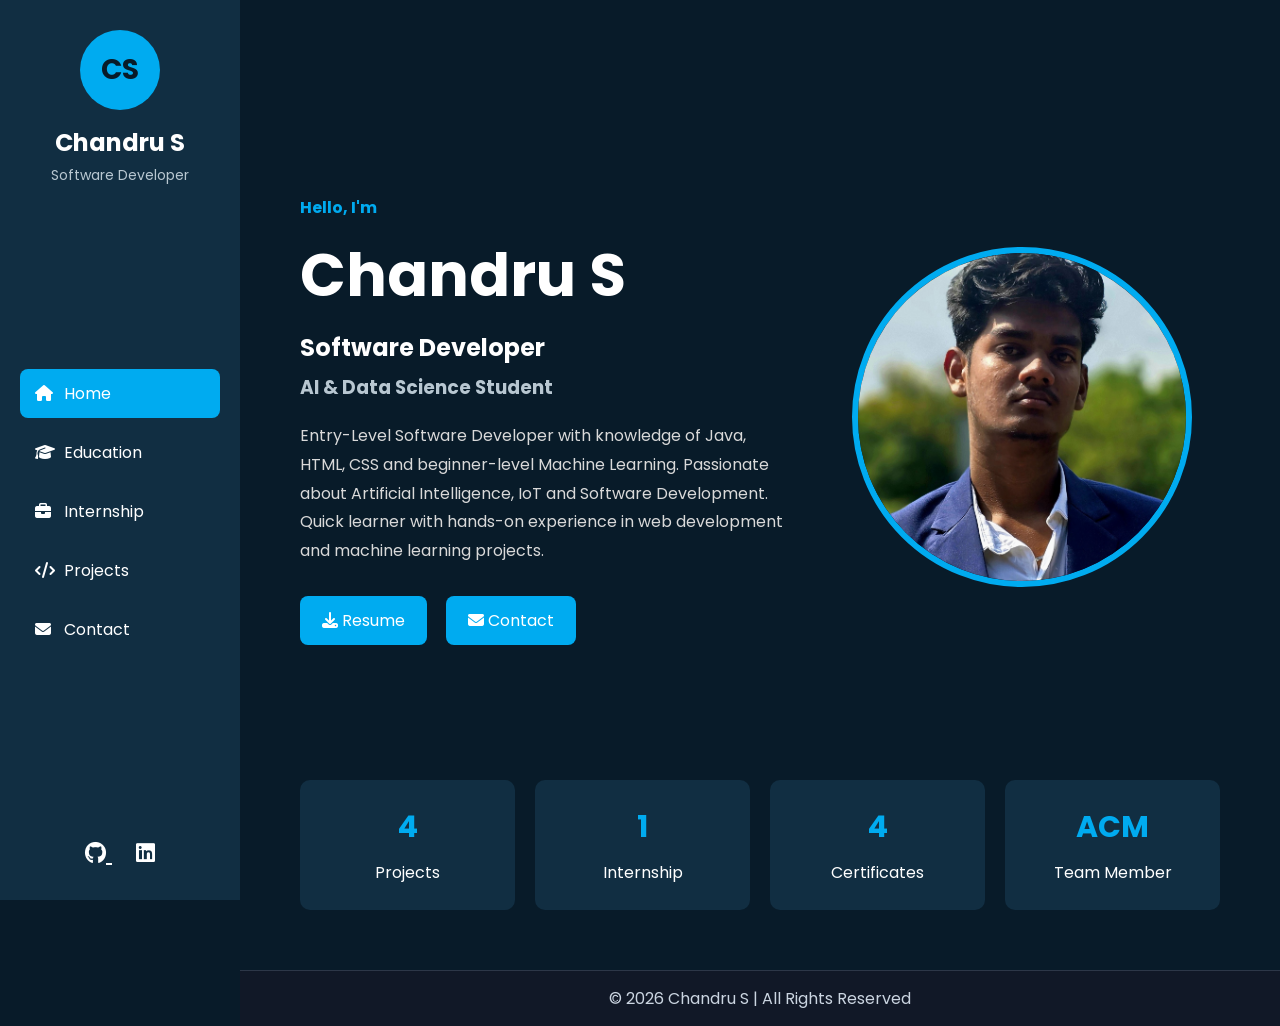
<file: portfolio/index.html>
<!DOCTYPE html>
<html lang="en">
<head>
    <meta charset="UTF-8">
    <meta name="viewport" content="width=device-width, initial-scale=1.0">
    <title>Chandru S | Portfolio</title>

    <!-- CSS -->
    <link rel="stylesheet" href="css/style.css">

    <!-- Font Awesome -->
    <link rel="stylesheet"
    href="https://cdnjs.cloudflare.com/ajax/libs/font-awesome/6.7.2/css/all.min.css">
</head>

<body>

    <!-- ================= SIDEBAR ================= -->

    <aside class="sidebar">

        <div class="logo">

            <div class="logo-circle">
                CS
            </div>

            <h2>Chandru S</h2>

            <p>Software Developer</p>

        </div>

        <nav>

            <a href="index.html" class="active">
                <i class="fa-solid fa-house"></i>
                Home
            </a>

            <a href="education.html">
                <i class="fa-solid fa-graduation-cap"></i>
                Education
            </a>

            <a href="internship.html">
                <i class="fa-solid fa-briefcase"></i>
                Internship
            </a>

            <a href="projects.html">
                <i class="fa-solid fa-code"></i>
                Projects
            </a>

            <a href="contact.html">
                <i class="fa-solid fa-envelope"></i>
                Contact
            </a>

        </nav>

        <div class="social">

            <a href="https://github.com/Chandrus2127" target="_blank">
                <i class="fa-brands fa-github"></i>
            </a>

            <a href="https://linkedin.com/in/chandru-s-5b5432376" target="_blank">
                <i class="fa-brands fa-linkedin"></i>
            </a>

        </div>

    </aside>

    <!-- ================= HOME ================= -->

    <main class="content">

        <section class="home">

            <div class="home-text">

                <h4>Hello, I'm</h4>

                <h1>Chandru S</h1>

                <h2>Software Developer</h2>

                <h3>AI & Data Science Student</h3>

                <p>

                    Entry-Level Software Developer with knowledge of Java,
                    HTML, CSS and beginner-level Machine Learning.
                    Passionate about Artificial Intelligence,
                    IoT and Software Development.
                    Quick learner with hands-on experience in web development
                    and machine learning projects.

                </p>

                <div class="buttons">

                    <a href="resume/chan.pdf" target="_blank">

                        <i class="fa-solid fa-download"></i>

                        Resume

                    </a>

                    <a href="contact.html">

                        <i class="fa-solid fa-envelope"></i>

                        Contact

                    </a>

                </div>

            </div>

            <div class="home-image">

                <img src="images/port.jpg" alt="Profile">

            </div>

        </section>

        <!-- ================= HIGHLIGHTS ================= -->

        <section class="cards">

            <div class="card">

                <h2>4</h2>

                <p>Projects</p>

            </div>

            <div class="card">

                <h2>1</h2>

                <p>Internship</p>

            </div>

            <div class="card">

                <h2>4</h2>

                <p>Certificates</p>

            </div>

            <div class="card">

                <h2>ACM</h2>

                <p>Team Member</p>

            </div>

        </section>

    </main>
<footer>
    <p>&copy; 2026 Chandru S | All Rights Reserved</p>
</footer>
</body>

</html>
</file>
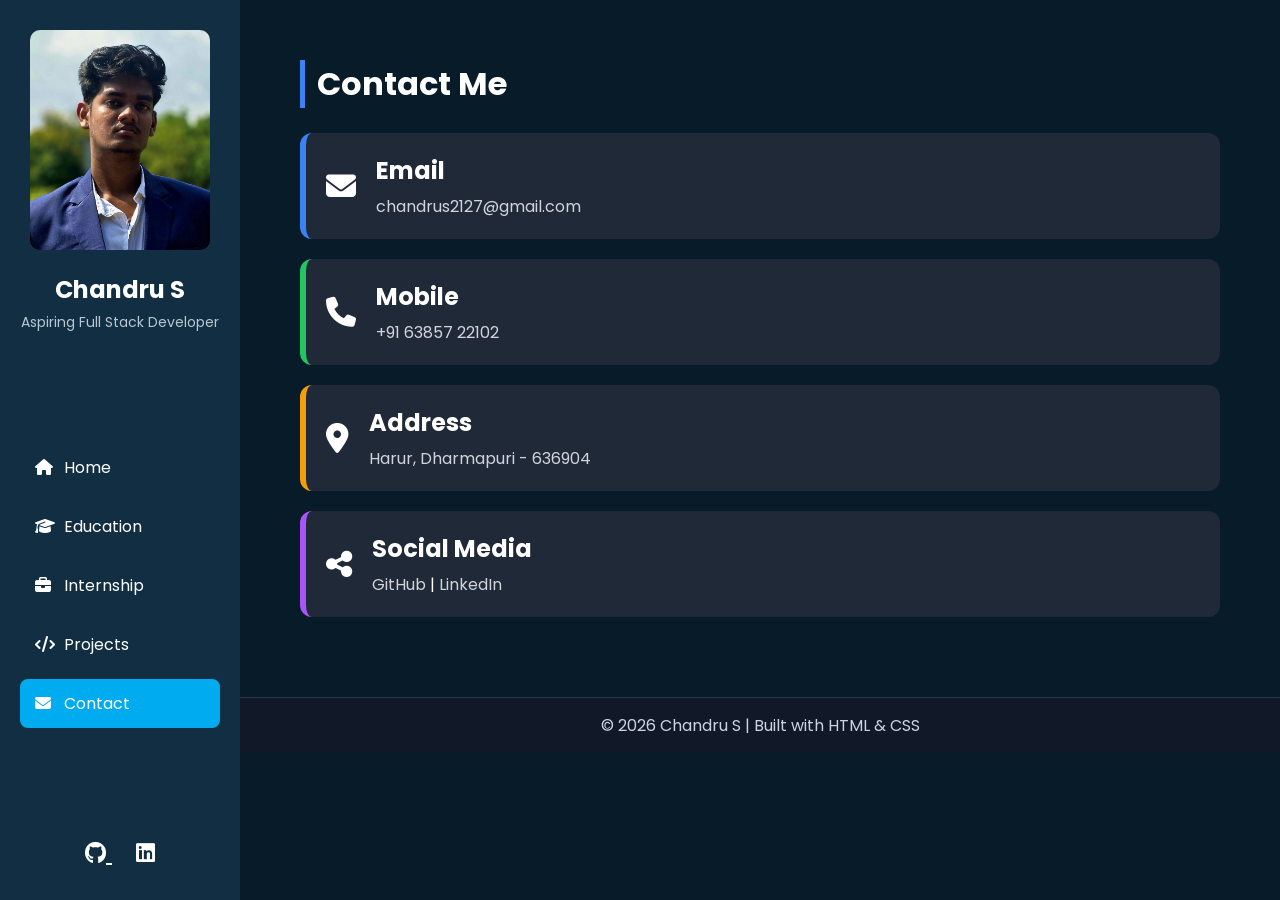
<file: portfolio/contact.html>
<!DOCTYPE html>
<html lang="en">
<head>
    <meta charset="UTF-8">
    <meta name="viewport" content="width=device-width, initial-scale=1.0">
    <title>Contact | Chandru S</title>

    <link rel="stylesheet" href="css/style.css">

    <link rel="stylesheet"
    href="https://cdnjs.cloudflare.com/ajax/libs/font-awesome/6.7.2/css/all.min.css">
</head>

<body>

<!-- Sidebar -->

<aside class="sidebar">

    <div class="logo">
<div class="page-photo">
    <img src="images/port.jpg" alt="Profile">
</div>        <h2>Chandru S</h2>
        <p>Aspiring Full Stack Developer</p>
    </div>

    <nav>

        <a href="index.html">
            <i class="fa-solid fa-house"></i> Home
        </a>

        <a href="education.html">
            <i class="fa-solid fa-graduation-cap"></i> Education
        </a>

        <a href="internship.html">
            <i class="fa-solid fa-briefcase"></i> Internship
        </a>

        <a href="projects.html">
            <i class="fa-solid fa-code"></i> Projects
        </a>

        <a href="contact.html" class="active">
            <i class="fa-solid fa-envelope"></i> Contact
        </a>

    </nav>

    <div class="social">

        <a href="https://github.com/Chandrus2127" target="_blank">
            <i class="fa-brands fa-github"></i>
        </a>

        <a href="https://linkedin.com/in/chandru-s-5b5432376" target="_blank">
            <i class="fa-brands fa-linkedin"></i>
        </a>

    </div>

</aside>

<!-- Content -->

<main class="content">

<h1 class="title">Contact Me</h1>

<div class="contact-card email">

    <i class="fa-solid fa-envelope"></i>

    <div>

        <h2>Email</h2>

        <a href="mailto:chandrus2127@gmail.com">
            chandrus2127@gmail.com
        </a>

    </div>

</div>

<div class="contact-card phone">

    <i class="fa-solid fa-phone"></i>

    <div>

        <h2>Mobile</h2>

        <a href="https://wa.me/916385722102" target="_blank">

            +91 63857 22102

        </a>

    </div>

</div>

<div class="contact-card location">

    <i class="fa-solid fa-location-dot"></i>

    <div>

        <h2>Address</h2>

        <a href="https://maps.google.com/?q=Harur,Dharmapuri,636904"
        target="_blank">

            Harur, Dharmapuri - 636904

        </a>

    </div>

</div>

<div class="contact-card social-card">

    <i class="fa-solid fa-share-nodes"></i>

    <div>

        <h2>Social Media</h2>

        <a href="https://github.com/Chandrus2127" target="_blank">

            GitHub

        </a>

        |

        <a href="https://linkedin.com/in/chandru-s-5b5432376" target="_blank">

            LinkedIn

        </a>

    </div>

</div>

</main>

<footer>

<p>

© 2026 <span>Chandru S</span> | Built with HTML & CSS

</p>

</footer>

</body>
</html>
</file>
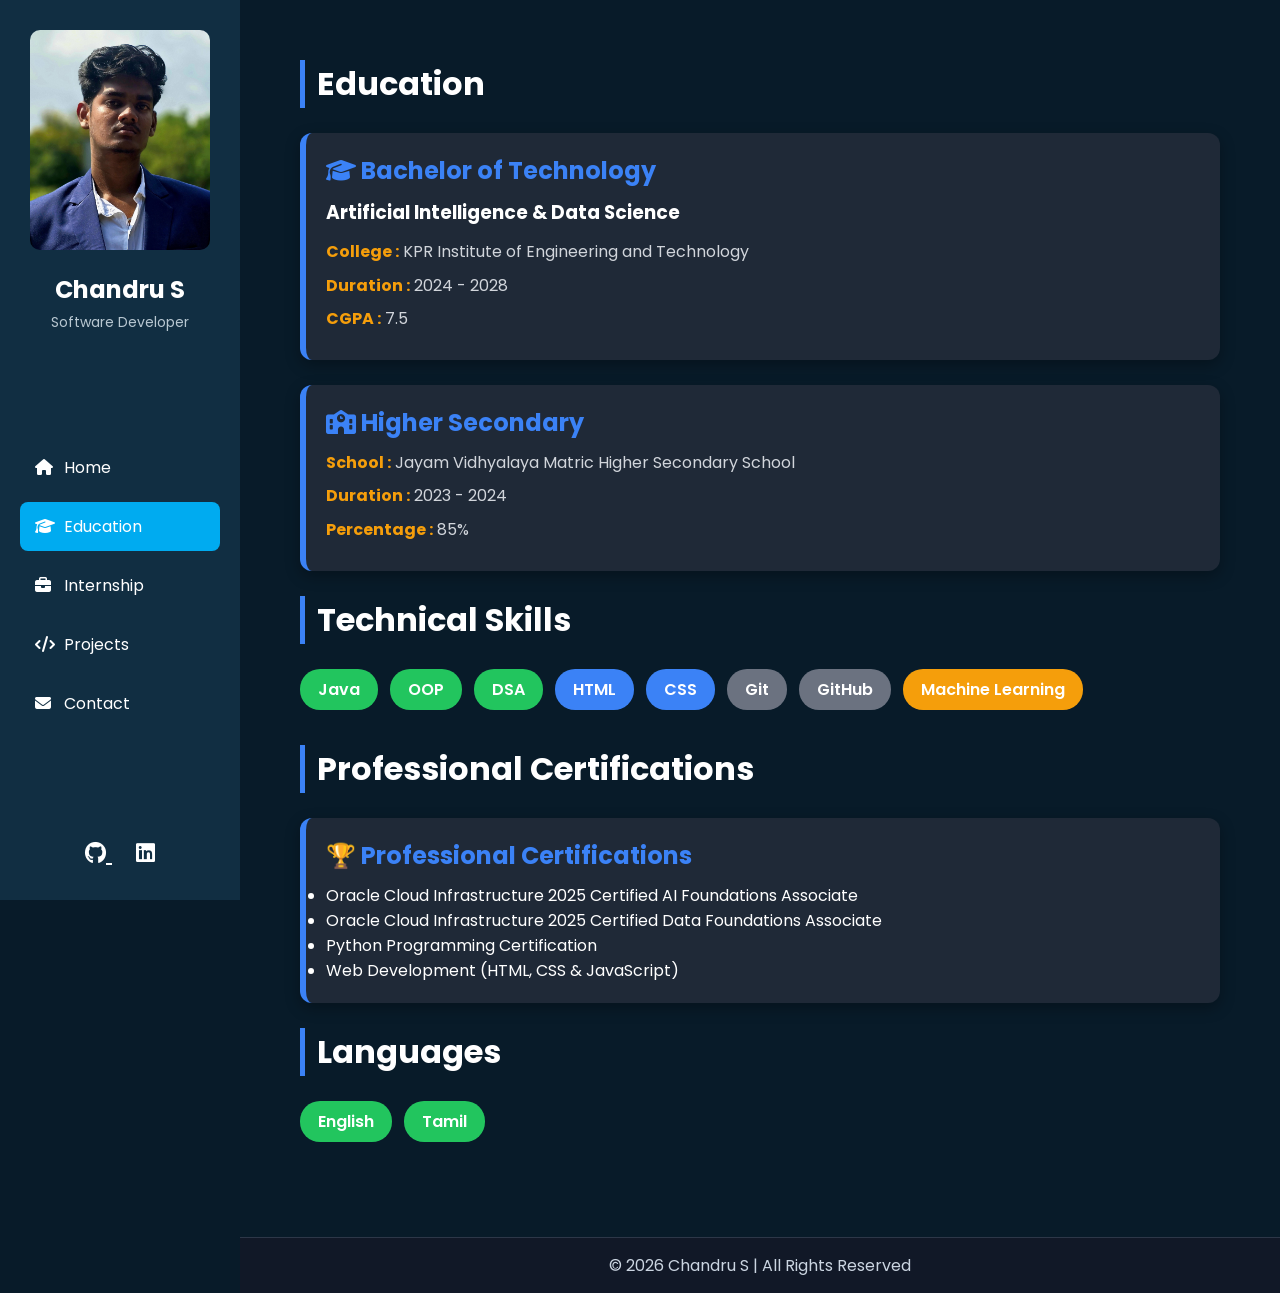
<file: portfolio/education.html>
<!DOCTYPE html>
<html lang="en">

<head>

    <meta charset="UTF-8">
    <meta name="viewport" content="width=device-width, initial-scale=1.0">

    <title>Education | Chandru S</title>

    <link rel="stylesheet" href="css/style.css">

    <link rel="stylesheet"
    href="https://cdnjs.cloudflare.com/ajax/libs/font-awesome/6.7.2/css/all.min.css">

</head>

<body>

    <!-- Sidebar -->

    <aside class="sidebar">

        <div class="logo">

           <div class="page-photo">
    <img src="images/port.jpg" alt="Profile">
</div>

            <h2>Chandru S</h2>

            <p>Software Developer</p>

        </div>

        <nav>

            <a href="index.html">
                <i class="fa-solid fa-house"></i>
                Home
            </a>

            <a href="education.html" class="active">
                <i class="fa-solid fa-graduation-cap"></i>
                Education
            </a>

            <a href="internship.html">
                <i class="fa-solid fa-briefcase"></i>
                Internship
            </a>

            <a href="projects.html">
                <i class="fa-solid fa-code"></i>
                Projects
            </a>

            <a href="contact.html">
                <i class="fa-solid fa-envelope"></i>
                Contact
            </a>

        </nav>

        <div class="social">

            <a href="https://github.com/Chandrus2127" target="_blank">
                <i class="fa-brands fa-github"></i>
            </a>

            <a href="https://linkedin.com/in/chandru-s-5b5432376" target="_blank">
                <i class="fa-brands fa-linkedin"></i>
            </a>

        </div>

    </aside>

    <!-- Main -->

    <main class="content">

        <h1 class="title">Education</h1>

        <div class="edu-card">

            <h2>
                <i class="fa-solid fa-graduation-cap"></i>
                Bachelor of Technology
            </h2>

            <h3>Artificial Intelligence & Data Science</h3>

            <p><strong>College :</strong> KPR Institute of Engineering and Technology</p>

            <p><strong>Duration :</strong> 2024 - 2028</p>

            <p><strong>CGPA :</strong> 7.5</p>

        </div>

        <div class="edu-card">

            <h2>
                <i class="fa-solid fa-school"></i>
                Higher Secondary
            </h2>

            <p><strong>School :</strong> Jayam Vidhyalaya Matric Higher Secondary School</p>

            <p><strong>Duration :</strong> 2023 - 2024</p>

            <p><strong>Percentage :</strong> 85%</p>

        </div>

        <h1 class="title">Technical Skills</h1>

        <div class="skills">

            <span>Java</span>
            <span>OOP</span>
            <span>DSA</span>
            <span>HTML</span>
            <span>CSS</span>
            <span>Git</span>
            <span>GitHub</span>
            <span>Machine Learning</span>

        </div>
        <h1 class="title">Professional Certifications</h1>

<div class="edu-card">

    <h2>🏆 Professional Certifications</h2>

    <ul>

        <li>Oracle Cloud Infrastructure 2025 Certified AI Foundations Associate</li>

        <li>Oracle Cloud Infrastructure 2025 Certified Data Foundations Associate</li>

        <li>Python Programming Certification</li>

        <li>Web Development (HTML, CSS & JavaScript)</li>

        

    </ul>

</div>

        <h1 class="title">Languages</h1>

        <div class="skills">

            <span>English</span>
            <span>Tamil</span>

        </div>

    </main>
<footer>
    <p>&copy; 2026 Chandru S | All Rights Reserved</p>
</footer>
</body>

</html>
</file>
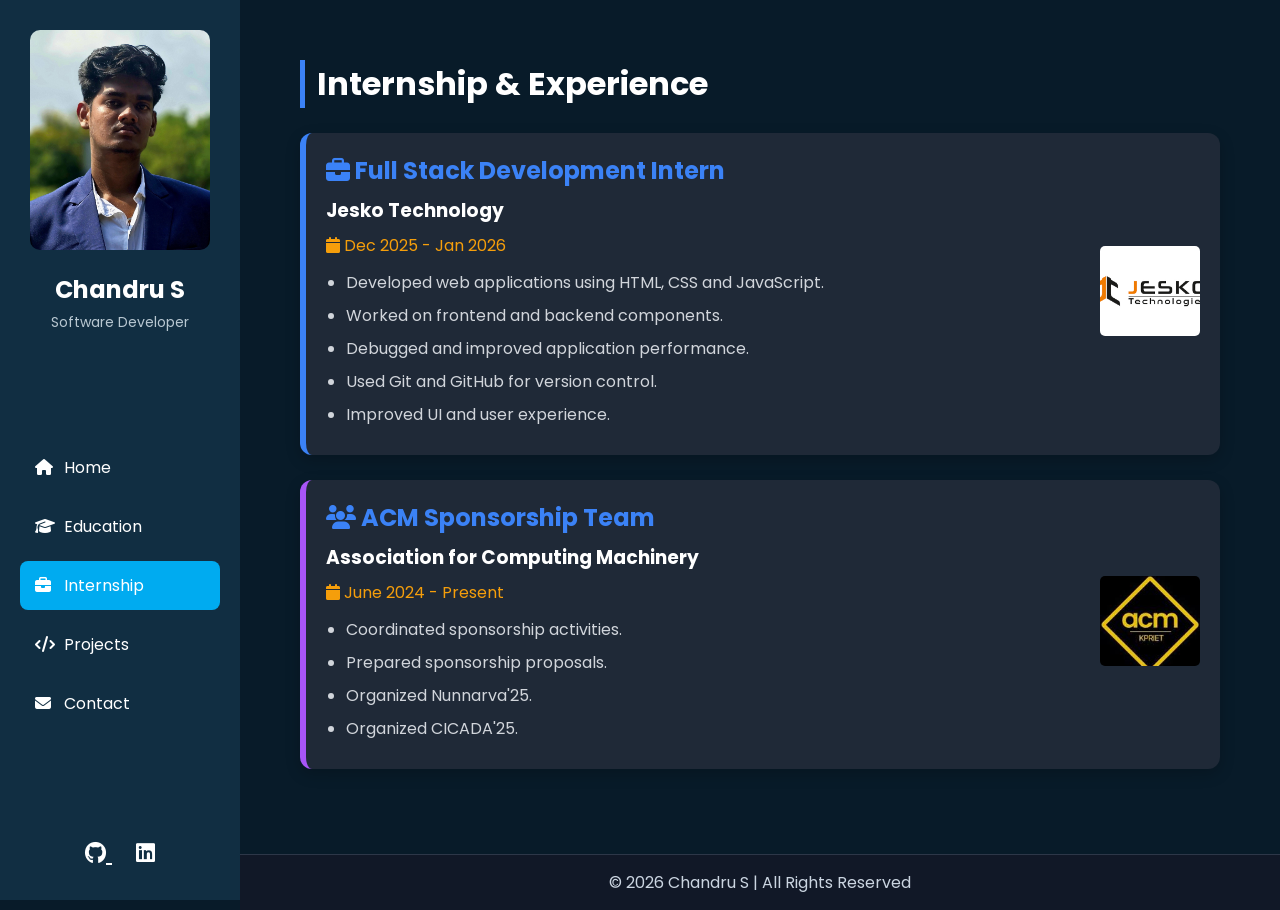
<file: portfolio/internship.html>
<!DOCTYPE html>
<html lang="en">
<head>
    <meta charset="UTF-8">
    <meta name="viewport" content="width=device-width, initial-scale=1.0">
    <title>Internship | Chandru S</title>

    <link rel="stylesheet" href="css/style.css">

    <link rel="stylesheet"
    href="https://cdnjs.cloudflare.com/ajax/libs/font-awesome/6.7.2/css/all.min.css">
</head>

<body>

    <!-- Sidebar -->

    <aside class="sidebar">

        <div class="logo">

<div class="page-photo">
    <img src="images/port.jpg" alt="Profile">
</div>
            <h2>Chandru S</h2>

            <p>Software Developer</p>

        </div>

        <nav>

            <a href="index.html">
                <i class="fa-solid fa-house"></i> Home
            </a>

            <a href="education.html">
                <i class="fa-solid fa-graduation-cap"></i> Education
            </a>

            <a href="internship.html" class="active">
                <i class="fa-solid fa-briefcase"></i> Internship
            </a>

            <a href="projects.html">
                <i class="fa-solid fa-code"></i> Projects
            </a>

            <a href="contact.html">
                <i class="fa-solid fa-envelope"></i> Contact
            </a>

        </nav>

        <div class="social">

            <a href="https://github.com/Chandrus2127" target="_blank">
                <i class="fa-brands fa-github"></i>
            </a>

            <a href="https://linkedin.com/in/chandru-s-5b5432376" target="_blank">
                <i class="fa-brands fa-linkedin"></i>
            </a>

        </div>

    </aside>

    <!-- Main Content -->

    <main class="content">

        <h1 class="title">Internship & Experience</h1>

        <!-- Jesko -->

        <div class="exp-card internship">

            <div class="card-content">

                <div class="details">

                    <h2>
                        <i class="fa-solid fa-briefcase"></i>
                        Full Stack Development Intern
                    </h2>

                    <h3>Jesko Technology</h3>

                    <p class="date">
                        <i class="fa-solid fa-calendar"></i>
                        Dec 2025 - Jan 2026
                    </p>

                    <ul>

                        <li>Developed web applications using HTML, CSS and JavaScript.</li>

                        <li>Worked on frontend and backend components.</li>

                        <li>Debugged and improved application performance.</li>

                        <li>Used Git and GitHub for version control.</li>

                        <li>Improved UI and user experience.</li>

                    </ul>

                </div>

                <div class="company-logo">

                    <img src="images/jesko.png" alt="Jesko Technology">

                </div>

            </div>

        </div>

        <!-- ACM -->

        <div class="exp-card acm">

            <div class="card-content">

                <div class="details">

                    <h2>
                        <i class="fa-solid fa-users"></i>
                        ACM Sponsorship Team
                    </h2>

                    <h3>Association for Computing Machinery</h3>

                    <p class="date">
                        <i class="fa-solid fa-calendar"></i>
                        June 2024 - Present
                    </p>

                    <ul>

                        <li>Coordinated sponsorship activities.</li>

                        <li>Prepared sponsorship proposals.</li>

                        <li>Organized Nunnarva'25.</li>

                        <li>Organized CICADA'25.</li>

                    </ul>

                </div>

                <div class="company-logo">

                    <img src="images/acm.jpeg" alt="ACM">

                </div>

            </div>

        </div>

    </main>
<footer>
    <p>&copy; 2026 Chandru S | All Rights Reserved</p>
</footer>
</body>
</html>
</file>
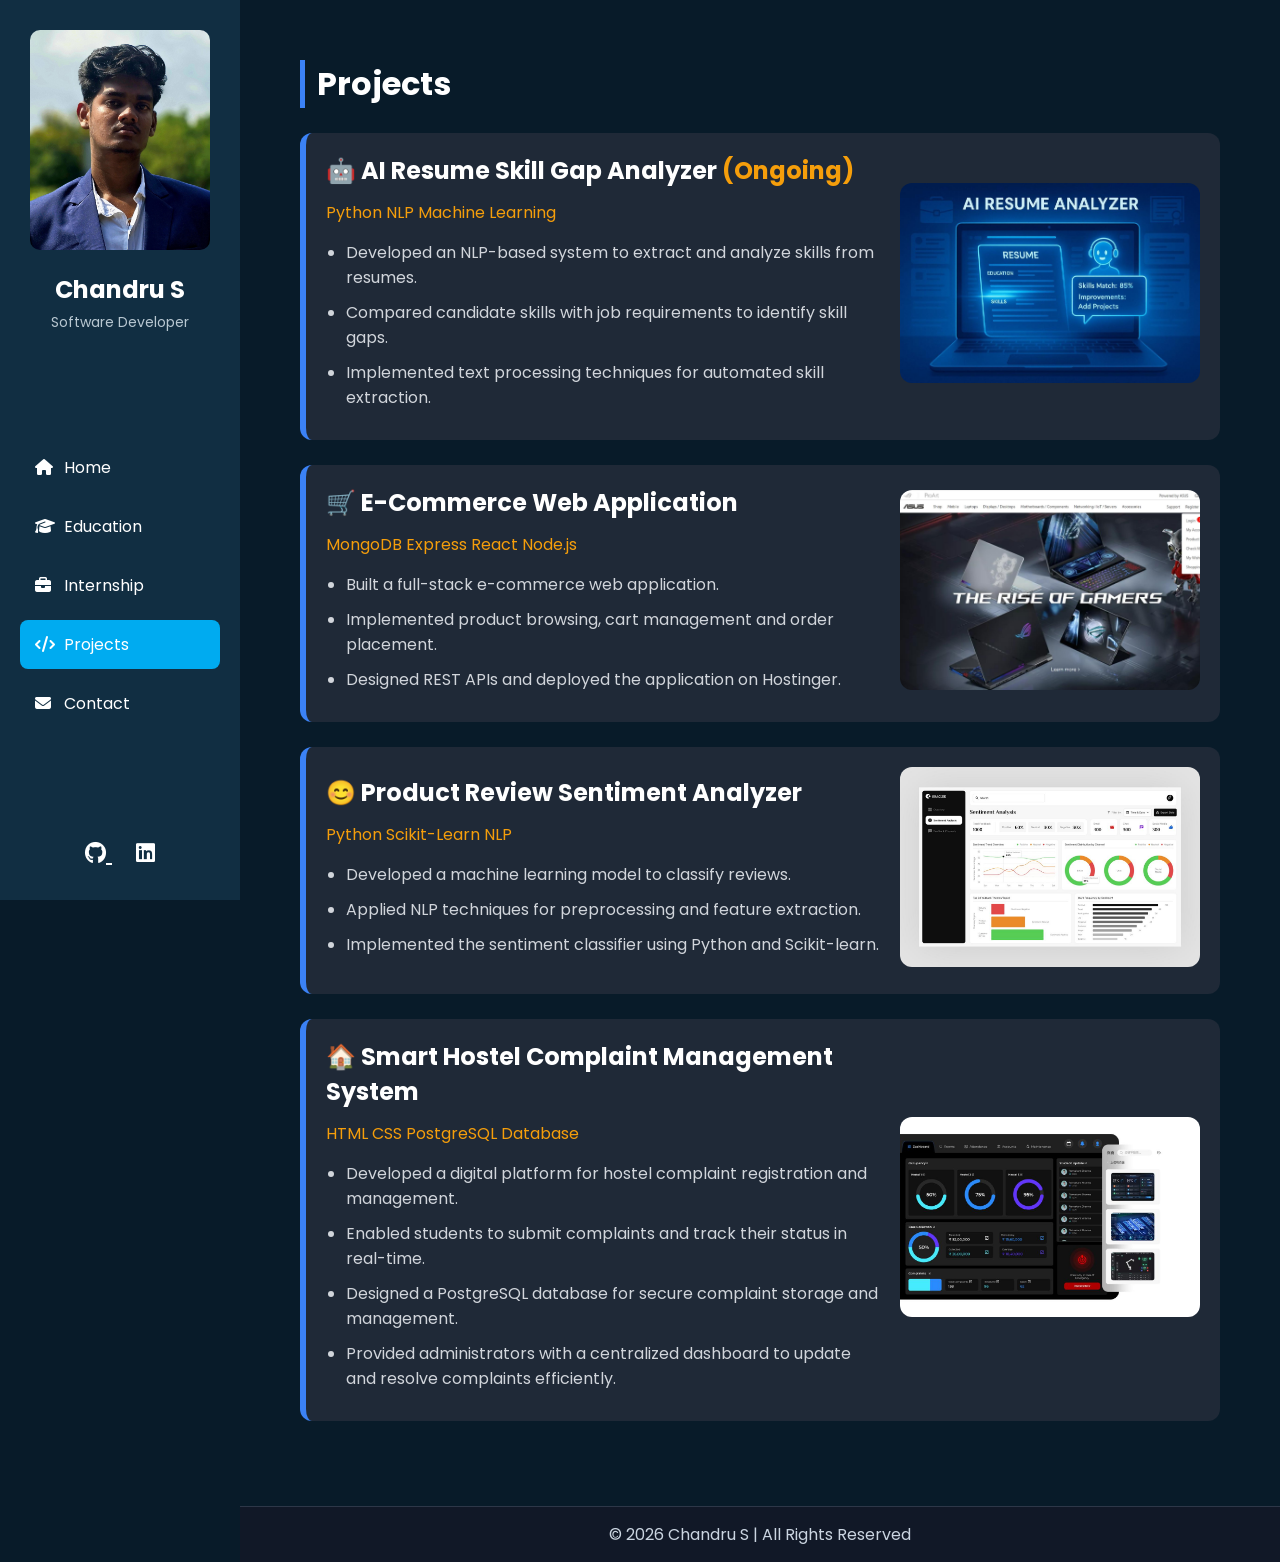
<file: portfolio/projects.html>
<!DOCTYPE html>
<html lang="en">
<head>
    <meta charset="UTF-8">
    <meta name="viewport" content="width=device-width, initial-scale=1.0">
    <title>Projects | Chandru S</title>

    <link rel="stylesheet" href="css/style.css">

    <link rel="stylesheet"
    href="https://cdnjs.cloudflare.com/ajax/libs/font-awesome/6.7.2/css/all.min.css">
</head>

<body>

    <!-- Sidebar -->

    <aside class="sidebar">

        <div class="logo">

<div class="page-photo">
    <img src="images/port.jpg" alt="Profile">
</div>
            <h2>Chandru S</h2>

            <p>Software Developer</p>

        </div>

        <nav>

            <a href="index.html"><i class="fa-solid fa-house"></i> Home</a>

            <a href="education.html"><i class="fa-solid fa-graduation-cap"></i> Education</a>

            <a href="internship.html"><i class="fa-solid fa-briefcase"></i> Internship</a>

            <a href="projects.html" class="active"><i class="fa-solid fa-code"></i> Projects</a>

            <a href="contact.html"><i class="fa-solid fa-envelope"></i> Contact</a>

        </nav>

        <div class="social">

            <a href="https://github.com/Chandrus2127" target="_blank">
                <i class="fa-brands fa-github"></i>
            </a>

            <a href="https://linkedin.com/in/chandru-s-5b5432376" target="_blank">
                <i class="fa-brands fa-linkedin"></i>
            </a>

        </div>

    </aside>

    <!-- Main -->

    <main class="content">

        <h1 class="title">Projects</h1>

        <!-- Project 1 -->

        <div class="project-card">

            <div class="project-info">

                <h2>🤖 AI Resume Skill Gap Analyzer <span>(Ongoing)</span></h2>

                <div class="tech">
                    <span>Python</span>
                    <span>NLP</span>
                    <span>Machine Learning</span>
                </div>

                <ul>

                    <li>Developed an NLP-based system to extract and analyze skills from resumes.</li>

                    <li>Compared candidate skills with job requirements to identify skill gaps.</li>

                    <li>Implemented text processing techniques for automated skill extraction.</li>

                </ul>

            </div>

            <div class="project-logo">

                <img src="images/ai.jpeg" alt="AI">

            </div>

        </div>

        <!-- Project 2 -->

        <div class="project-card">

            <div class="project-info">

                <h2>🛒 E-Commerce Web Application</h2>

                <div class="tech">
                    <span>MongoDB</span>
                    <span>Express</span>
                    <span>React</span>
                    <span>Node.js</span>
                </div>

                <ul>

                    <li>Built a full-stack e-commerce web application.</li>

                    <li>Implemented product browsing, cart management and order placement.</li>

                    <li>Designed REST APIs and deployed the application on Hostinger.</li>

                </ul>

            </div>

            <div class="project-logo">

                <img src="images/lap.jpeg" alt="E-Commerce">

            </div>

        </div>

        <!-- Project 3 -->

        <div class="project-card">

            <div class="project-info">

                <h2>😊 Product Review Sentiment Analyzer</h2>

                <div class="tech">
                    <span>Python</span>
                    <span>Scikit-Learn</span>
                    <span>NLP</span>
                </div>

                <ul>

                    <li>Developed a machine learning model to classify reviews.</li>

                    <li>Applied NLP techniques for preprocessing and feature extraction.</li>

                    <li>Implemented the sentiment classifier using Python and Scikit-learn.</li>

                </ul>

            </div>

            <div class="project-logo">

                <img src="images/ml.jpeg" alt="Sentiment">

            </div>


        </div>
<!-- Project 4 -->

<div class="project-card">

    <div class="project-info">

        <h2>🏠 Smart Hostel Complaint Management System</h2>

        <div class="tech">
            <span>HTML</span>
            <span>CSS</span>
            <span>PostgreSQL</span>
            <span>Database</span>
        </div>

        <ul>

            <li>Developed a digital platform for hostel complaint registration and management.</li>

            <li>Enabled students to submit complaints and track their status in real-time.</li>

            <li>Designed a PostgreSQL database for secure complaint storage and management.</li>

            <li>Provided administrators with a centralized dashboard to update and resolve complaints efficiently.</li>

        </ul>

    </div>

    <div class="project-logo">

        <img src="images/hostel.jpeg" alt="Hostel Complaint System">

    </div>

</div>
    </main>
<footer>
    <p>&copy; 2026 Chandru S | All Rights Reserved</p>
</footer>
</body>
</html>
</file>
<file: portfolio/css/style.css>
/* ===========================
   GOOGLE FONT
=========================== */

@import url('https://fonts.googleapis.com/css2?family=Poppins:wght@300;400;500;600;700&display=swap');

/* ===========================
   RESET
=========================== */

*{
    margin:0;
    padding:0;
    box-sizing:border-box;
    font-family:'Poppins',sans-serif;
}

html{
    scroll-behavior:smooth;
}

body{
    background:#081b29;
    color:#fff;
}

/* ===========================
   SIDEBAR
=========================== */

.sidebar{
    position:fixed;
    left:0;
    top:0;
    width:240px;
    height:100vh;
    background:#112e42;
    padding:30px 20px;
    display:flex;
    flex-direction:column;
    justify-content:space-between;
}

.logo{
    text-align:center;
}

.logo-circle{
    width:80px;
    height:80px;
    margin:auto;
    border-radius:50%;
    background:#00abf0;
    color:#081b29;
    display:flex;
    justify-content:center;
    align-items:center;
    font-size:28px;
    font-weight:bold;
}

.logo h2{
    margin-top:15px;
}

.logo p{
    color:#b8c7d1;
    font-size:14px;
    margin-top:5px;
}

.sidebar nav{
    margin:40px 0;
}

.sidebar nav a{
    display:block;
    color:#fff;
    text-decoration:none;
    padding:12px 15px;
    margin:10px 0;
    border-radius:8px;
    transition:.3s;
}

.sidebar nav a i{
    width:25px;
}

.sidebar nav a:hover,
.sidebar nav a.active{
    background:#00abf0;
}

.social{
    text-align:center;
}

.social a{
    color:white;
    font-size:22px;
    margin:0 12px;
}

/* ===========================
   CONTENT
=========================== */

.content{
    margin-left:240px;
    padding:60px;
}

/* ===========================
   HOME
=========================== */

.home{
    display:flex;
    justify-content:space-between;
    align-items:center;
    min-height:80vh;
    gap:40px;
}

.home-text{
    width:55%;
}

.home-text h4{
    color:#00abf0;
}

.home-text h1{
    font-size:60px;
    margin:10px 0;
}

.home-text h2{
    margin-bottom:8px;
}

.home-text h3{
    color:#b8c7d1;
    margin-bottom:20px;
}

.home-text p{
    color:#d9d9d9;
    line-height:1.8;
    margin-bottom:30px;
}

/* ===========================
   BUTTONS
=========================== */

.buttons a{
    display:inline-block;
    text-decoration:none;
    color:white;
    background:#00abf0;
    padding:12px 22px;
    border-radius:8px;
    margin-right:15px;
    transition:.3s;
}

.buttons a:hover{
    background:#0288c7;
}

/* ===========================
   IMAGE
=========================== */

.home-image{
    width:45%;
    text-align:center;
}

.home-image img{
    width:340px;
    height:340px;
    object-fit:cover;
    border-radius:50%;
    border:6px solid #00abf0;
}

/* ===========================
   CARDS
=========================== */

.cards{
    display:grid;
    grid-template-columns:repeat(4,1fr);
    gap:20px;
}

.card{
    background:#112e42;
    text-align:center;
    padding:25px;
    border-radius:10px;
}

.card h2{
    color:#00abf0;
    font-size:30px;
    margin-bottom:10px;
}

/* ===========================
   RESPONSIVE
=========================== */

@media(max-width:900px){

    .sidebar{
        position:relative;
        width:100%;
        height:auto;
    }

    .content{
        margin-left:0;
        padding:30px;
    }

    .home{
        flex-direction:column-reverse;
        text-align:center;
    }

    .home-text,
    .home-image{
        width:100%;
    }

    .cards{
        grid-template-columns:repeat(2,1fr);
    }

}

@media(max-width:600px){

    .cards{
        grid-template-columns:1fr;
    }

    .home-image img{
        width:250px;
        height:250px;
    }

    .home-text h1{
        font-size:42px;
    }

}
/* ========== Education Page ========== */

.title{
    font-size:32px;
    margin-bottom:25px;
    color:#fff;
    border-left:5px solid #3b82f6;
    padding-left:12px;
}

.edu-card{
    background:#1f2937;
    padding:20px;
    border-radius:12px;
    margin-bottom:25px;
    border-left:6px solid #3b82f6;
    box-shadow:0 5px 15px rgba(0,0,0,.3);
    transition:.3s;
}

.edu-card:hover{
    transform:translateY(-5px);
    border-left-color:#22c55e;
}

.edu-card h2{
    color:#3b82f6;
    margin-bottom:10px;
}

.edu-card h3{
    color:#fff;
    margin-bottom:12px;
}

.edu-card p{
    color:#d1d5db;
    margin:8px 0;
    line-height:1.6;
}

.edu-card strong{
    color:#f59e0b;
}

/* ========== Skills ========== */

.skills{
    display:flex;
    flex-wrap:wrap;
    gap:12px;
    margin:20px 0 35px;
}

.skills span{
    padding:8px 18px;
    border-radius:20px;
    color:#fff;
    font-weight:600;
    transition:.3s;
}

/* Different colors */

.skills span:nth-child(1),
.skills span:nth-child(2),
.skills span:nth-child(3){
    background:#22c55e;
}

.skills span:nth-child(4),
.skills span:nth-child(5){
    background:#3b82f6;
}

.skills span:nth-child(6),
.skills span:nth-child(7){
    background:#6b7280;
}

.skills span:nth-child(8){
    background:#f59e0b;
}

.skills span:hover{
    transform:scale(1.08);
}
/* ===== Internship ===== */

.exp-card{
    background:#1f2937;
    border-left:6px solid #3b82f6;
    border-radius:12px;
    padding:20px;
    margin:25px 0;
    transition:.3s;
    box-shadow:0 5px 15px rgba(0,0,0,.2);
}

.card-content{
    display:flex;
    justify-content:space-between;
    align-items:center;
    gap:20px;
}

.company-logo img{
    width:90px;
    transition:.3s;
}

.exp-card:hover{
    background:#273548;
    transform:translateY(-5px);
}

.internship:hover{
    border-left-color:#22c55e;
}

.acm{
    border-left-color:#a855f7;
}

.acm:hover{
    border-left-color:#f59e0b;
}

.exp-card h2{
    color:#3b82f6;
    margin-bottom:8px;
}

.exp-card h3{
    color:#fff;
    margin-bottom:8px;
}

.date{
    color:#f59e0b;
    margin-bottom:12px;
}

.exp-card ul{
    padding-left:20px;
    color:#d1d5db;
}

.exp-card li{
    margin:8px 0;
}

.exp-card:hover .company-logo img{
    transform:scale(1.1);
}
/* ===== Projects ===== */

.project-card{
    display:flex;
    justify-content:space-between;
    align-items:center;
    gap:20px;
    background:#1f2937;
    padding:20px;
    margin:25px 0;
    border-radius:12px;
    border-left:6px solid #3b82f6;
    transition:.3s;
}

.project-card:hover{
    background:#273548;
    border-left-color:#22c55e;
    transform:translateY(-5px);
}

.project-info{
    flex:1;
}

.project-info h2{
    color:#fff;
    margin-bottom:12px;
}

.project-info span{
    color:#f59e0b;
}

.project-info ul{
    padding-left:20px;
    color:#d1d5db;
    margin-top:15px;
}

.project-info li{
    margin:10px 0;
}

.project-logo img{
    width:100px;
    transition:.3s;
}

.project-card:hover .project-logo img{
    transform:scale(1.1);
}
/* Contact */

.contact-card{
    display:flex;
    gap:20px;
    align-items:center;
    padding:20px;
    margin:20px 0;
    background:#1f2937;
    border-radius:12px;
    border-left:6px solid;
    transition:.3s;
}

.contact-card:hover{
    background:#273548;
    transform:translateY(-5px);
}

.contact-card i{
    font-size:30px;
    color:#fff;
}

.contact-card h2{
    color:#fff;
}

.contact-card p,
.contact-card a{
    color:#d1d5db;
    text-decoration:none;
}

.email{border-color:#3b82f6;}
.phone{border-color:#22c55e;}
.location{border-color:#f59e0b;}
.social-card{border-color:#a855f7;}
/* Footer */

footer{
    text-align:center;
    padding:15px;
    margin-left:240px;
    background:#111827;
    color:#cbd5e1;
    border-top:1px solid #2d3748;
}
.contact-card a{
    color:#d1d5db;
    text-decoration:none;
}

.contact-card a:hover{
    color:#3b82f6;
}
/* Contact */

.contact-card{
    display:flex;
    align-items:center;
    gap:20px;
    background:#1f2937;
    color:#fff;
    padding:20px;
    margin:20px 0;
    border-radius:12px;
    border-left:6px solid;
    transition:.3s;
}

.contact-card:hover{
    background:#273548;
    transform:translateY(-5px);
}

.contact-card i{
    font-size:30px;
}

.contact-card h2{
    margin-bottom:6px;
}

.contact-card a{
    color:#d1d5db;
    text-decoration:none;
}

.contact-card a:hover{
    color:#3b82f6;
}

.email{border-color:#3b82f6;}
.phone{border-color:#22c55e;}
.location{border-color:#f59e0b;}
.social-card{border-color:#a855f7;}

.page-photo img{
    width:180px;
    height:220px;
    object-fit:cover;
    border-radius:10px;
}

.company-logo img{
    width:100px;
    height:90px;
    object-fit:cover;
    border-radius:5px;
    transition:.3s;
}

.exp-card:hover .company-logo img{
    transform:scale(1.08);
}

.project-logo img{
    width:300px;
    height:200px;
    object-fit:cover;
    border-radius:12px;
    transition:.3s;
}
</file>
